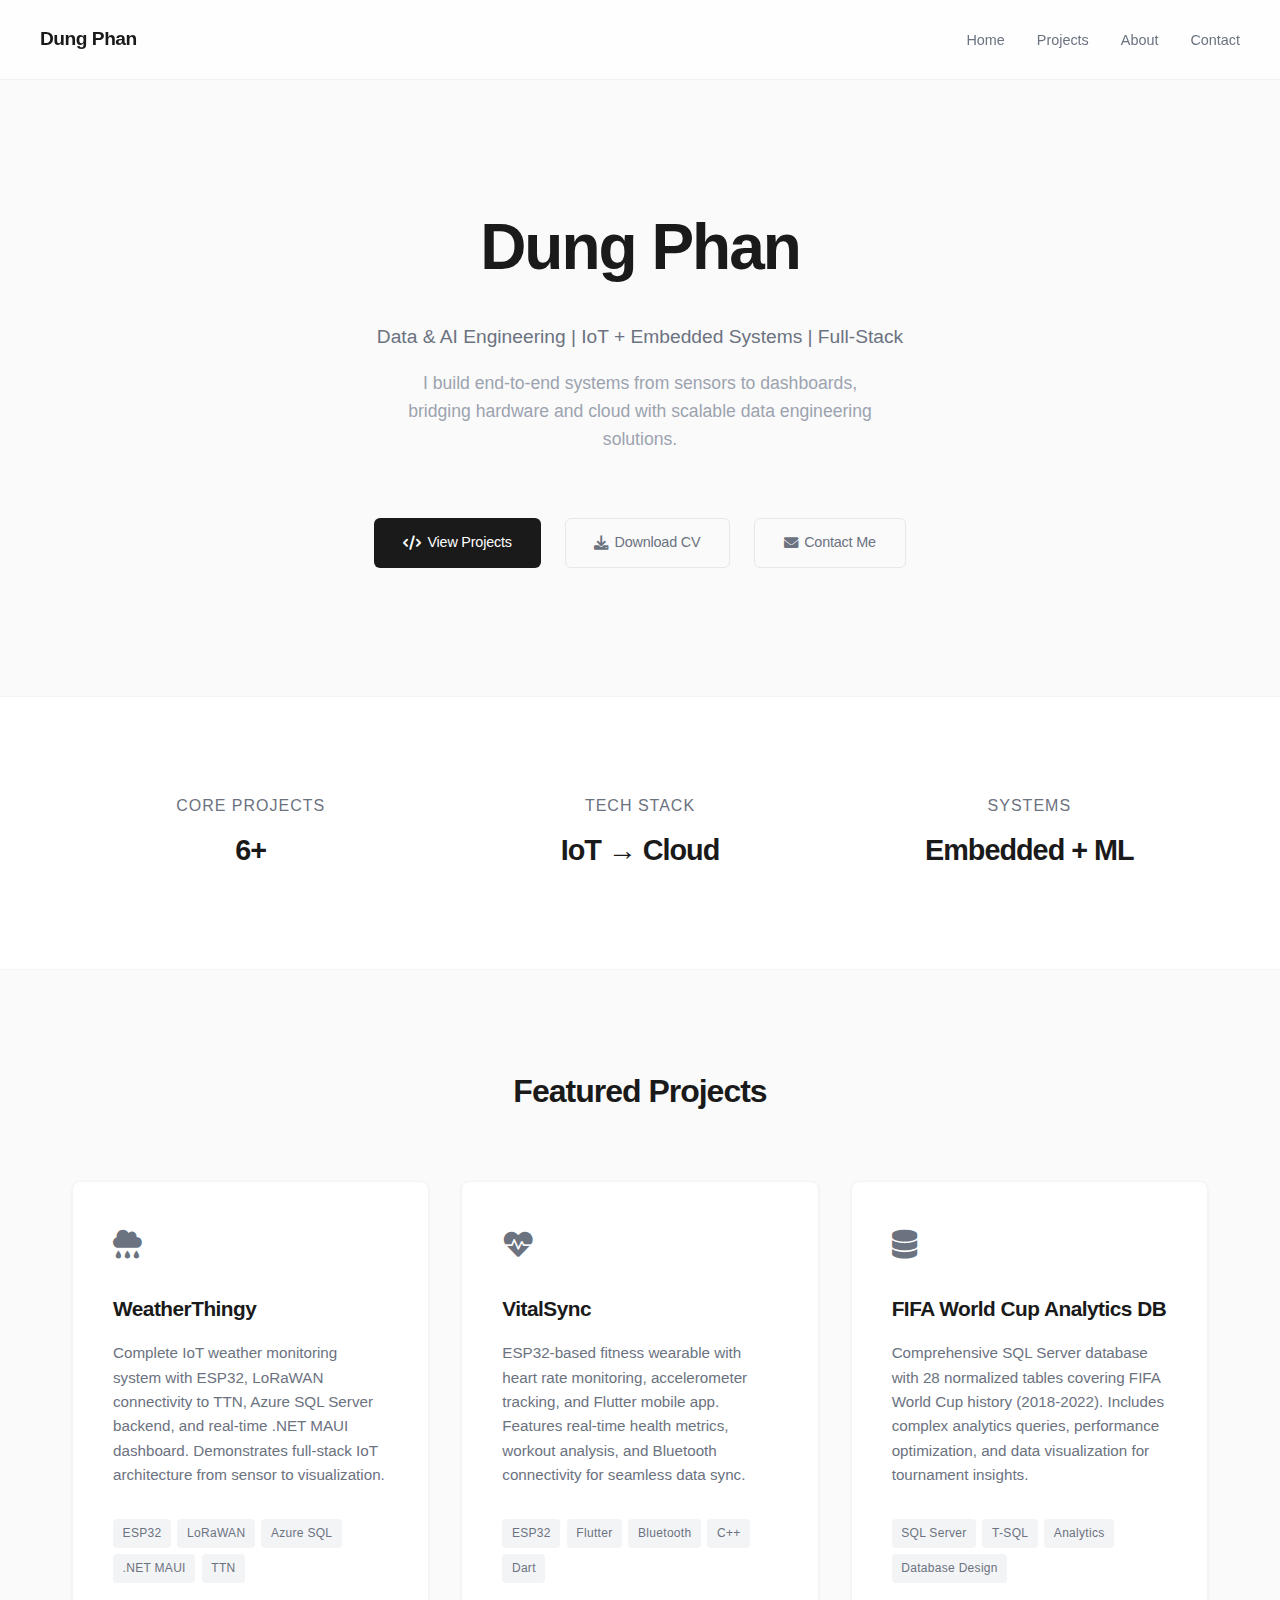
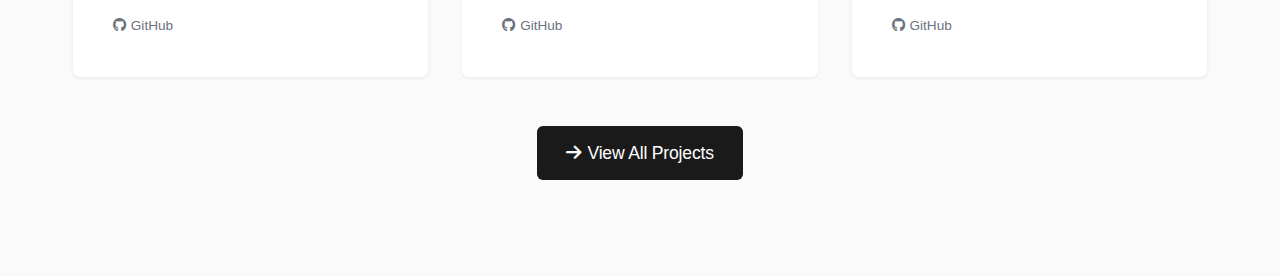
<file: index.html>
<!DOCTYPE html>
<html lang="en">

<head>
    <meta charset="UTF-8">
    <meta name="viewport" content="width=device-width, initial-scale=1.0">
    <title>Dung Phan - Portfolio</title>
    <link href="https://cdnjs.cloudflare.com/ajax/libs/font-awesome/6.0.0/css/all.min.css" rel="stylesheet">
    <link rel="stylesheet" href="css/style.css">
</head>

<body>
    <!-- Navigation -->
    <nav>
        <div class="nav-container">
            <div><a class="logo" href="index.html">Dung Phan</a></div>

            <ul class="nav-links">
                <li><a href="index.html">Home</a></li>
                <li><a href="projects.html">Projects</a></li>
                <li><a href="about.html">About</a></li>
                <li><a href="contact.html">Contact</a></li>
            </ul>
        </div>
    </nav>

    <main>
        <!-- Hero Section -->
        <section class="hero">
            <div class="container">
                <h1>Dung Phan</h1>
                <div class="tagline">Data & AI Engineering | IoT + Embedded Systems | Full-Stack</div>
                <p class="subtitle">I build end-to-end systems from sensors to dashboards, bridging hardware and cloud
                    with scalable data engineering solutions.</p>

                <div class="cta-buttons">
                    <a href="projects.html" class="btn btn-primary">
                        <i class="fas fa-code"></i> View Projects
                    </a>
                    <a href="#" class="btn btn-secondary">
                        <i class="fas fa-download"></i> Download CV
                    </a>
                    <a href="contact.html" class="btn btn-secondary">
                        <i class="fas fa-envelope"></i> Contact Me
                    </a>
                </div>
            </div>
        </section>

        <!-- Quick Stats -->
        <section class="stats">
            <div class="container">
                <div class="stats-grid">
                    <div class="stat-card">
                        <h3>Core Projects</h3>
                        <p>6+</p>
                    </div>
                    <div class="stat-card">
                        <h3>Tech Stack</h3>
                        <p>IoT → Cloud</p>
                    </div>
                    <div class="stat-card">
                        <h3>Systems</h3>
                        <p>Embedded + ML</p>
                    </div>
                </div>
            </div>
        </section>

        <!-- Featured Projects -->
        <section class="projects">
            <div class="container">
                <h2 class="section-title">Featured Projects</h2>
                <div class="projects-grid">
                    <!-- WeatherThingy -->
                    <div class="project-card">
                        <div class="project-icon">
                            <i class="fas fa-cloud-rain"></i>
                        </div>
                        <h3>WeatherThingy</h3>
                        <p>Complete IoT weather monitoring system with ESP32, LoRaWAN connectivity to TTN, Azure SQL
                            Server backend, and real-time .NET MAUI dashboard. Demonstrates full-stack IoT architecture
                            from sensor to visualization.</p>
                        <div class="tech-tags">
                            <span class="tech-tag">ESP32</span>
                            <span class="tech-tag">LoRaWAN</span>
                            <span class="tech-tag">Azure SQL</span>
                            <span class="tech-tag">.NET MAUI</span>
                            <span class="tech-tag">TTN</span>
                        </div>
                        <div class="project-links">
                            <a href="https://github.com/dungphan294/LoRa-Weather-Station" class="project-link">
                                <i class="fab fa-github"></i> GitHub
                            </a>
                            <!-- <a href="#" class="project-link">
                                <i class="fas fa-external-link-alt"></i> Demo
                            </a> -->
                        </div>
                    </div>

                    <!-- VitalSync -->
                    <div class="project-card">
                        <div class="project-icon">
                            <i class="fas fa-heartbeat"></i>
                        </div>
                        <h3>VitalSync</h3>
                        <p>ESP32-based fitness wearable with heart rate monitoring, accelerometer tracking, and Flutter
                            mobile app. Features real-time health metrics, workout analysis, and Bluetooth connectivity
                            for seamless data sync.</p>
                        <div class="tech-tags">
                            <span class="tech-tag">ESP32</span>
                            <span class="tech-tag">Flutter</span>
                            <span class="tech-tag">Bluetooth</span>
                            <span class="tech-tag">C++</span>
                            <span class="tech-tag">Dart</span>
                        </div>
                        <div class="project-links">
                            <a href="https://github.com/StefanMutafov/PINT" class="project-link">
                                <i class="fab fa-github"></i> GitHub
                            </a>
                            <!-- <a href="#" class="project-link">
                                <i class="fas fa-external-link-alt"></i> Demo
                            </a> -->
                        </div>
                    </div>

                    <!-- FIFA World Cup Database -->
                    <div class="project-card">
                        <div class="project-icon">
                            <i class="fas fa-database"></i>
                        </div>
                        <h3>FIFA World Cup Analytics DB</h3>
                        <p>Comprehensive SQL Server database with 28 normalized tables covering FIFA World Cup history
                            (2018-2022). Includes complex analytics queries, performance optimization, and data
                            visualization for tournament insights.</p>
                        <div class="tech-tags">
                            <span class="tech-tag">SQL Server</span>
                            <span class="tech-tag">T-SQL</span>
                            <span class="tech-tag">Analytics</span>
                            <span class="tech-tag">Database Design</span>
                        </div>
                        <div class="project-links">
                            <a href="https://github.com/dungphan294/fifa_worldcup_db" class="project-link">
                                <i class="fab fa-github"></i> GitHub
                            </a>
                            <!-- <a href="#" class="project-link">
                                <i class="fas fa-chart-bar"></i> Analytics
                            </a> -->
                        </div>
                    </div>
                </div>

                <!-- View All Projects Button -->
                <div style="text-align: center; margin-top: 3rem;">
                    <a href="projects.html" class="btn btn-primary" style="font-size: 1.1rem;">
                        <i class="fas fa-arrow-right"></i> View All Projects
                    </a>
                </div>
            </div>
        </section>
    </main>
</body>

</html>
</file>
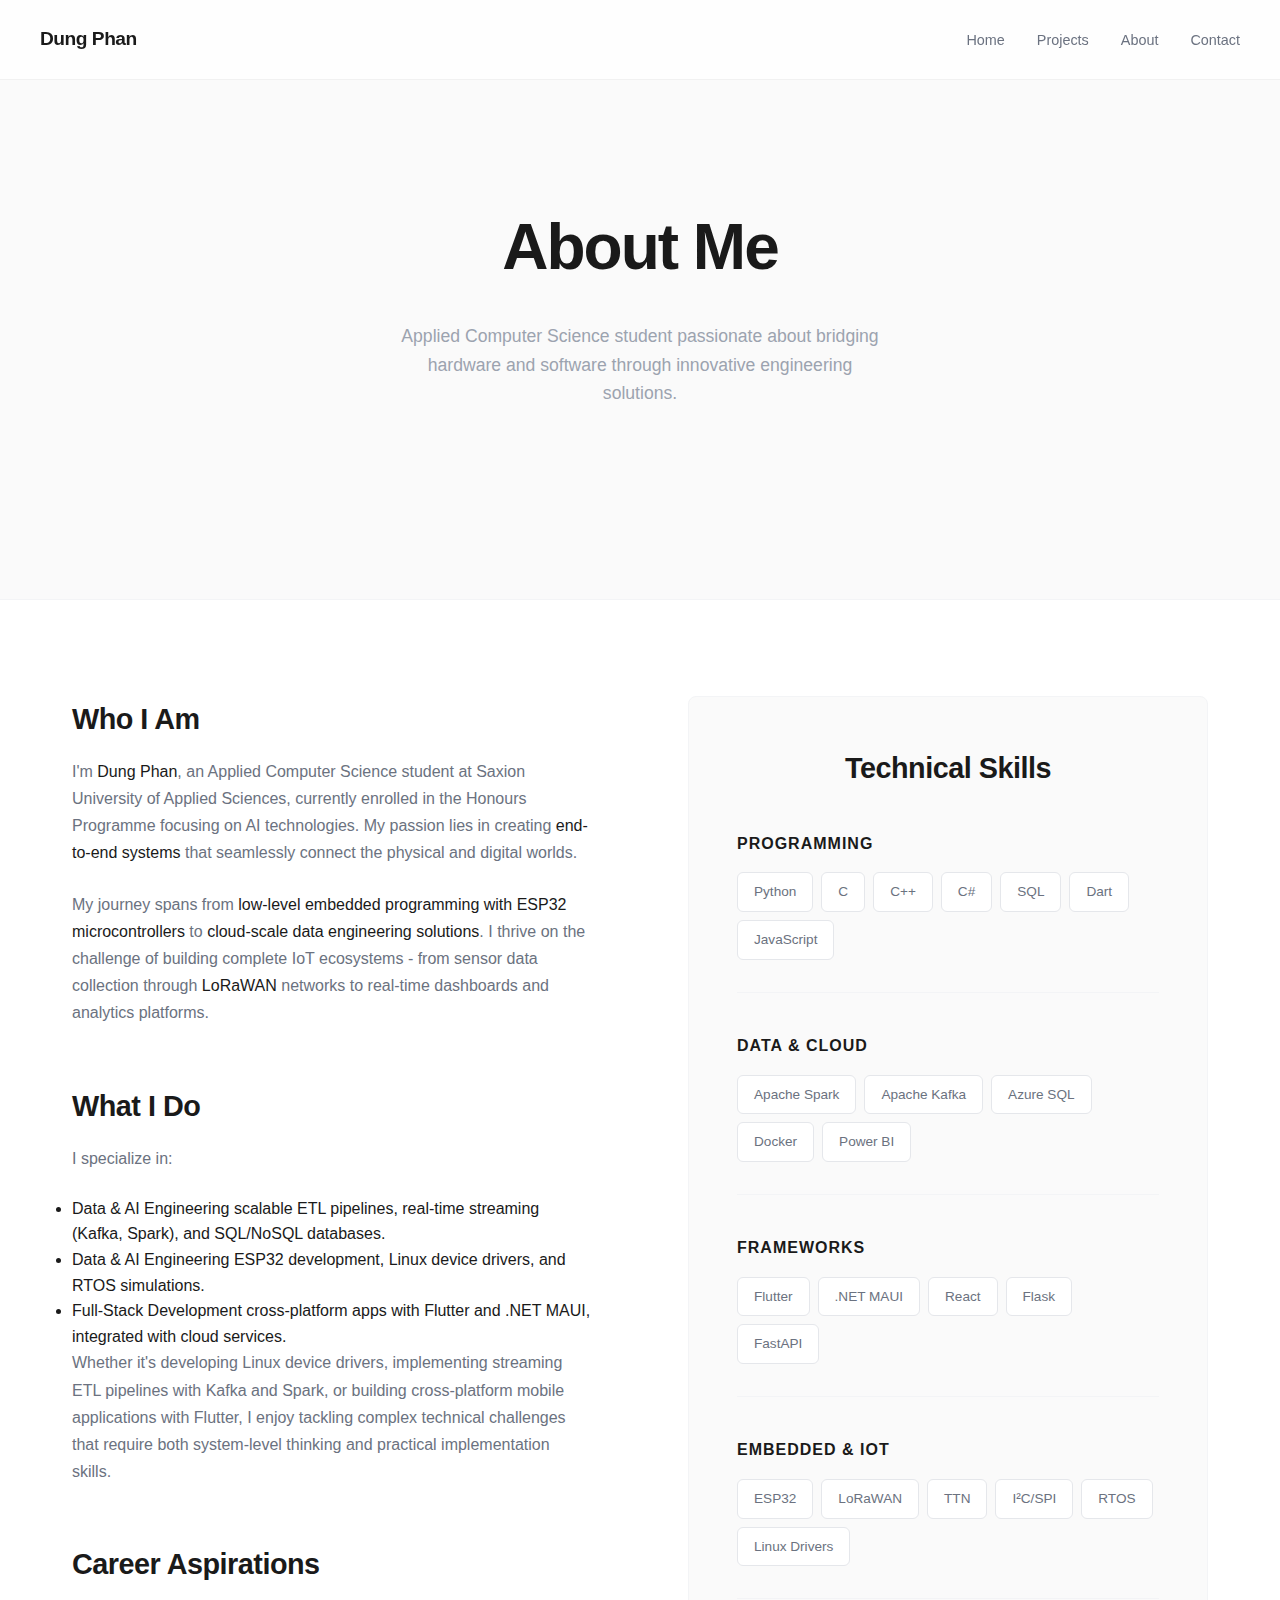
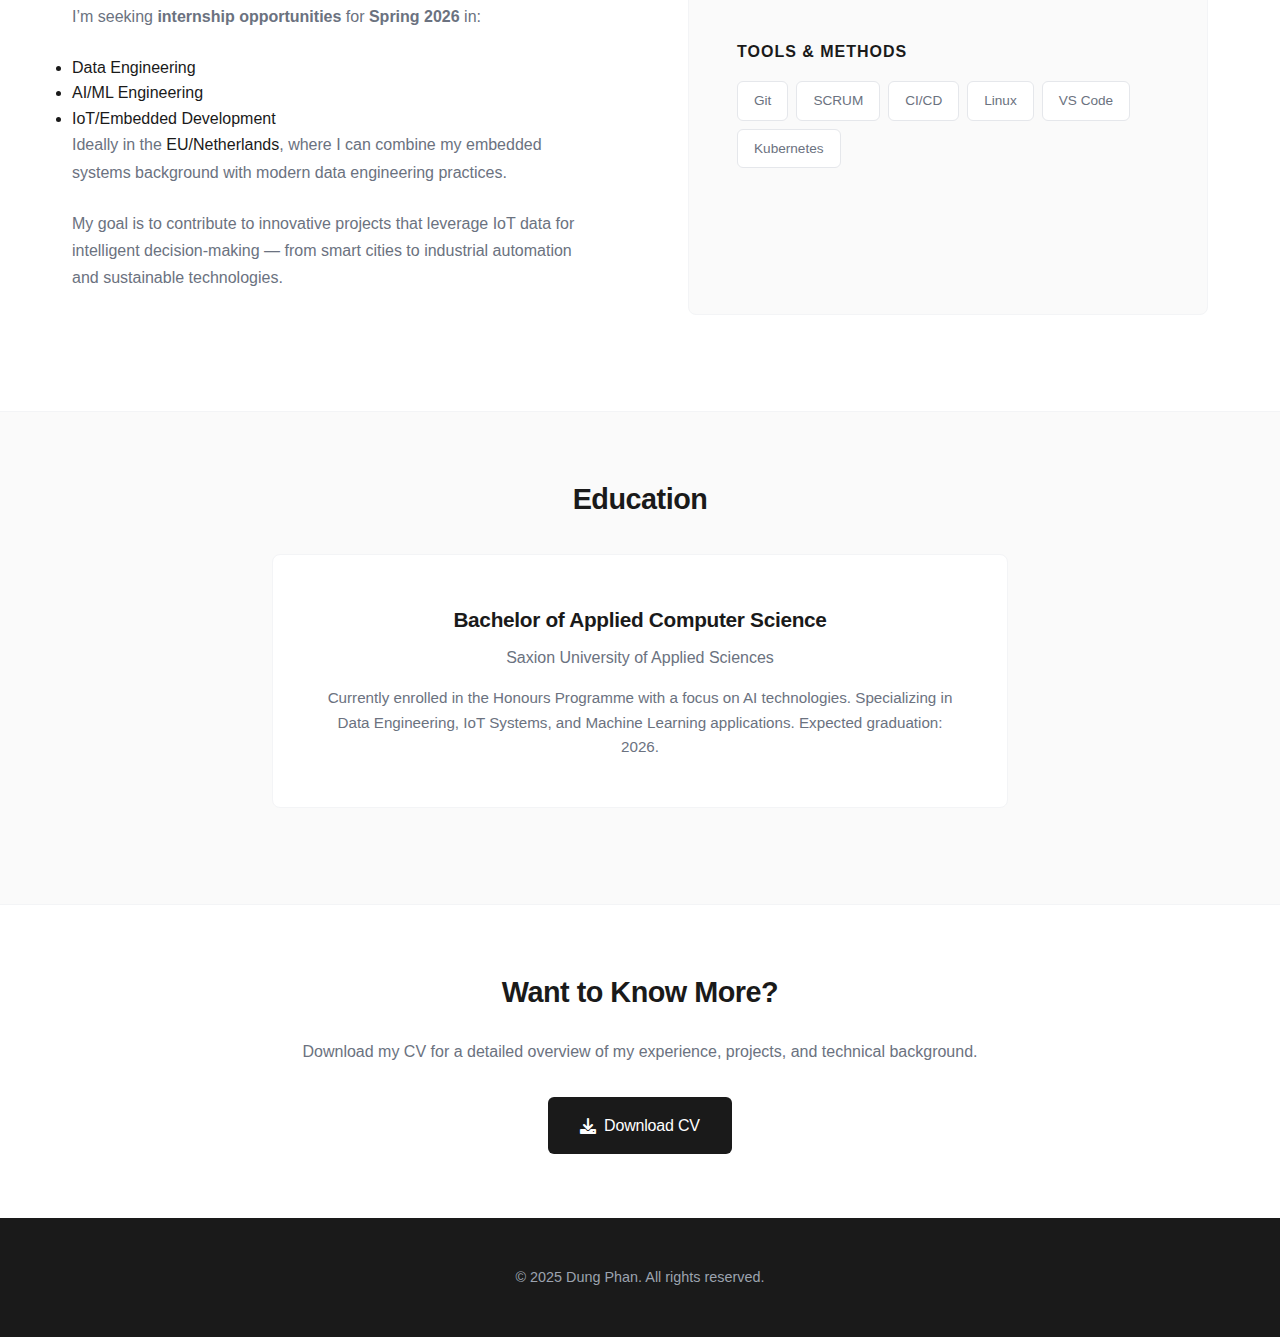
<file: about.html>
<!DOCTYPE html>
<html lang="en">

<head>
  <meta charset="utf-8">
  <meta name="viewport" content="width=device-width,initial-scale=1">
  <title>About — Dung Phan</title>
  <meta name="description"
    content="Learn about Dung Phan — Applied Computer Science student specializing in Data & AI Engineering and IoT/Embedded Systems.">
  <link href="https://cdnjs.cloudflare.com/ajax/libs/font-awesome/6.0.0/css/all.min.css" rel="stylesheet">
  <link rel="stylesheet" href="css/style.css">
</head>

<body>
  <!-- Navigation -->
  <nav>
    <div class="nav-container">
      <div><a class="logo" href="index.html">Dung Phan</a></div>
      <ul class="nav-links">
        <li><a href="index.html">Home</a></li>
        <li><a href="projects.html">Projects</a></li>
        <li><a href="about.html">About</a></li>
        <li><a href="contact.html">Contact</a></li>
      </ul>
    </div>
  </nav>

  <main>
    <section class="hero">
      <div class="container">
        <h1>About Me</h1>
        <p class="subtitle">
          Applied Computer Science student passionate about bridging hardware and software through innovative
          engineering solutions.
        </p>
      </div>
    </section>

    <section class="about-content">
      <div class="about-grid">
        <div class="about-text">
          <div>
            <h2>Who I Am</h2>
            <p>
              I'm <span class="highlight">Dung Phan</span>, an Applied Computer Science student at Saxion University of
              Applied Sciences, currently enrolled in the Honours Programme focusing on AI technologies. My passion lies
              in creating <span class="highlight">end-to-end systems</span> that seamlessly connect the physical and
              digital worlds.
            </p>
            <p>
              My journey spans from <span class="highlight">low-level embedded programming with ESP32
                microcontrollers</span> to <span class="highlight">cloud-scale data engineering solutions</span>. I
              thrive on the challenge of building complete IoT ecosystems - from sensor data collection through <span
                class="highlight">LoRaWAN</span> networks to real-time dashboards and analytics platforms.
            </p>
          </div>

          <div>
            <h2>What I Do</h2>
            <p>
              I specialize in:
            </p>
            <ul>

              <li>
                <span class="highlight">Data & AI Engineering</span> scalable ETL pipelines, real-time streaming (Kafka,
                Spark), and SQL/NoSQL databases.
              </li>
              <li>
                <span class="highlight">Data & AI Engineering</span> ESP32 development, Linux device drivers, and RTOS
                simulations.
              </li>
              <li>
                <span class="highlight">Full-Stack Development</span> cross-platform apps with Flutter and .NET MAUI,
                integrated with cloud services.
              </li>
            </ul>
            <p>
              Whether it's developing Linux device drivers, implementing streaming ETL pipelines with Kafka and Spark,
              or building cross-platform mobile applications with Flutter, I enjoy tackling complex technical challenges
              that require both system-level thinking and practical implementation skills.
            </p>
          </div>

          <div>
            <h2>Career Aspirations</h2>
            <p>
              I’m seeking <strong>internship opportunities</strong> for <strong>Spring 2026</strong> in:
            </p>

            <ul class="role-list">
              <li>Data Engineering</li>
              <li>AI/ML Engineering</li>
              <li>IoT/Embedded Development</li>
            </ul>

            <p>
              Ideally in the <span class="highlight">EU/Netherlands</span>, where I can combine my embedded systems
              background with modern data engineering practices.
            </p>

            <p>
              My goal is to contribute to innovative projects that leverage IoT data for intelligent decision-making —
              from smart cities to industrial automation and sustainable technologies.
            </p>
          </div>


        </div>

        <div class="skills-section">
          <h2>Technical Skills</h2>
          <div class="skills-grid">
            <div class="skill-category">
              <h3>Programming</h3>
              <div class="skill-tags">
                <span class="skill-tag">Python</span>
                <span class="skill-tag">C</span>
                <span class="skill-tag">C++</span>
                <span class="skill-tag">C#</span>
                <span class="skill-tag">SQL</span>
                <span class="skill-tag">Dart</span>
                <span class="skill-tag">JavaScript</span>
              </div>
            </div>

            <div class="skill-category">
              <h3>Data & Cloud</h3>
              <div class="skill-tags">
                <span class="skill-tag">Apache Spark</span>
                <span class="skill-tag">Apache Kafka</span>
                <span class="skill-tag">Azure SQL</span>
                <span class="skill-tag">Docker</span>
                <span class="skill-tag">Power BI</span>
              </div>
            </div>

            <div class="skill-category">
              <h3>Frameworks</h3>
              <div class="skill-tags">
                <span class="skill-tag">Flutter</span>
                <span class="skill-tag">.NET MAUI</span>
                <span class="skill-tag">React</span>
                <span class="skill-tag">Flask</span>
                <span class="skill-tag">FastAPI</span>
              </div>
            </div>

            <div class="skill-category">
              <h3>Embedded & IoT</h3>
              <div class="skill-tags">
                <span class="skill-tag">ESP32</span>
                <span class="skill-tag">LoRaWAN</span>
                <span class="skill-tag">TTN</span>
                <span class="skill-tag">I²C/SPI</span>
                <span class="skill-tag">RTOS</span>
                <span class="skill-tag">Linux Drivers</span>
              </div>
            </div>

            <div class="skill-category">
              <h3>Tools & Methods</h3>
              <div class="skill-tags">
                <span class="skill-tag">Git</span>
                <span class="skill-tag">SCRUM</span>
                <span class="skill-tag">CI/CD</span>
                <span class="skill-tag">Linux</span>
                <span class="skill-tag">VS Code</span>
                <span class="skill-tag">Kubernetes</span>
              </div>
            </div>
          </div>
        </div>
      </div>
    </section>

    <section class="education-section">
      <div class="education-content">
        <h2>Education</h2>
        <div class="education-card">
          <h3>Bachelor of Applied Computer Science</h3>
          <div class="institution">Saxion University of Applied Sciences</div>
          <div class="description">
            Currently enrolled in the Honours Programme with a focus on AI technologies.
            Specializing in Data Engineering, IoT Systems, and Machine Learning applications.
            Expected graduation: 2026.
          </div>
        </div>
      </div>
    </section>

    <section class="cv-section">
      <div class="container">
        <h2>Want to Know More?</h2>
        <p>Download my CV for a detailed overview of my experience, projects, and technical background.</p>
        <a href="downloads/Van_Dung_Phan_CV.pdf" class="btn">
          <i class="fas fa-download"></i>
          Download CV
        </a>
      </div>
    </section>
  </main>

  <footer>
    <div class="container">
      <p>&copy; 2025 Dung Phan. All rights reserved.</p>
    </div>
  </footer>
</body>

</html>
</file>
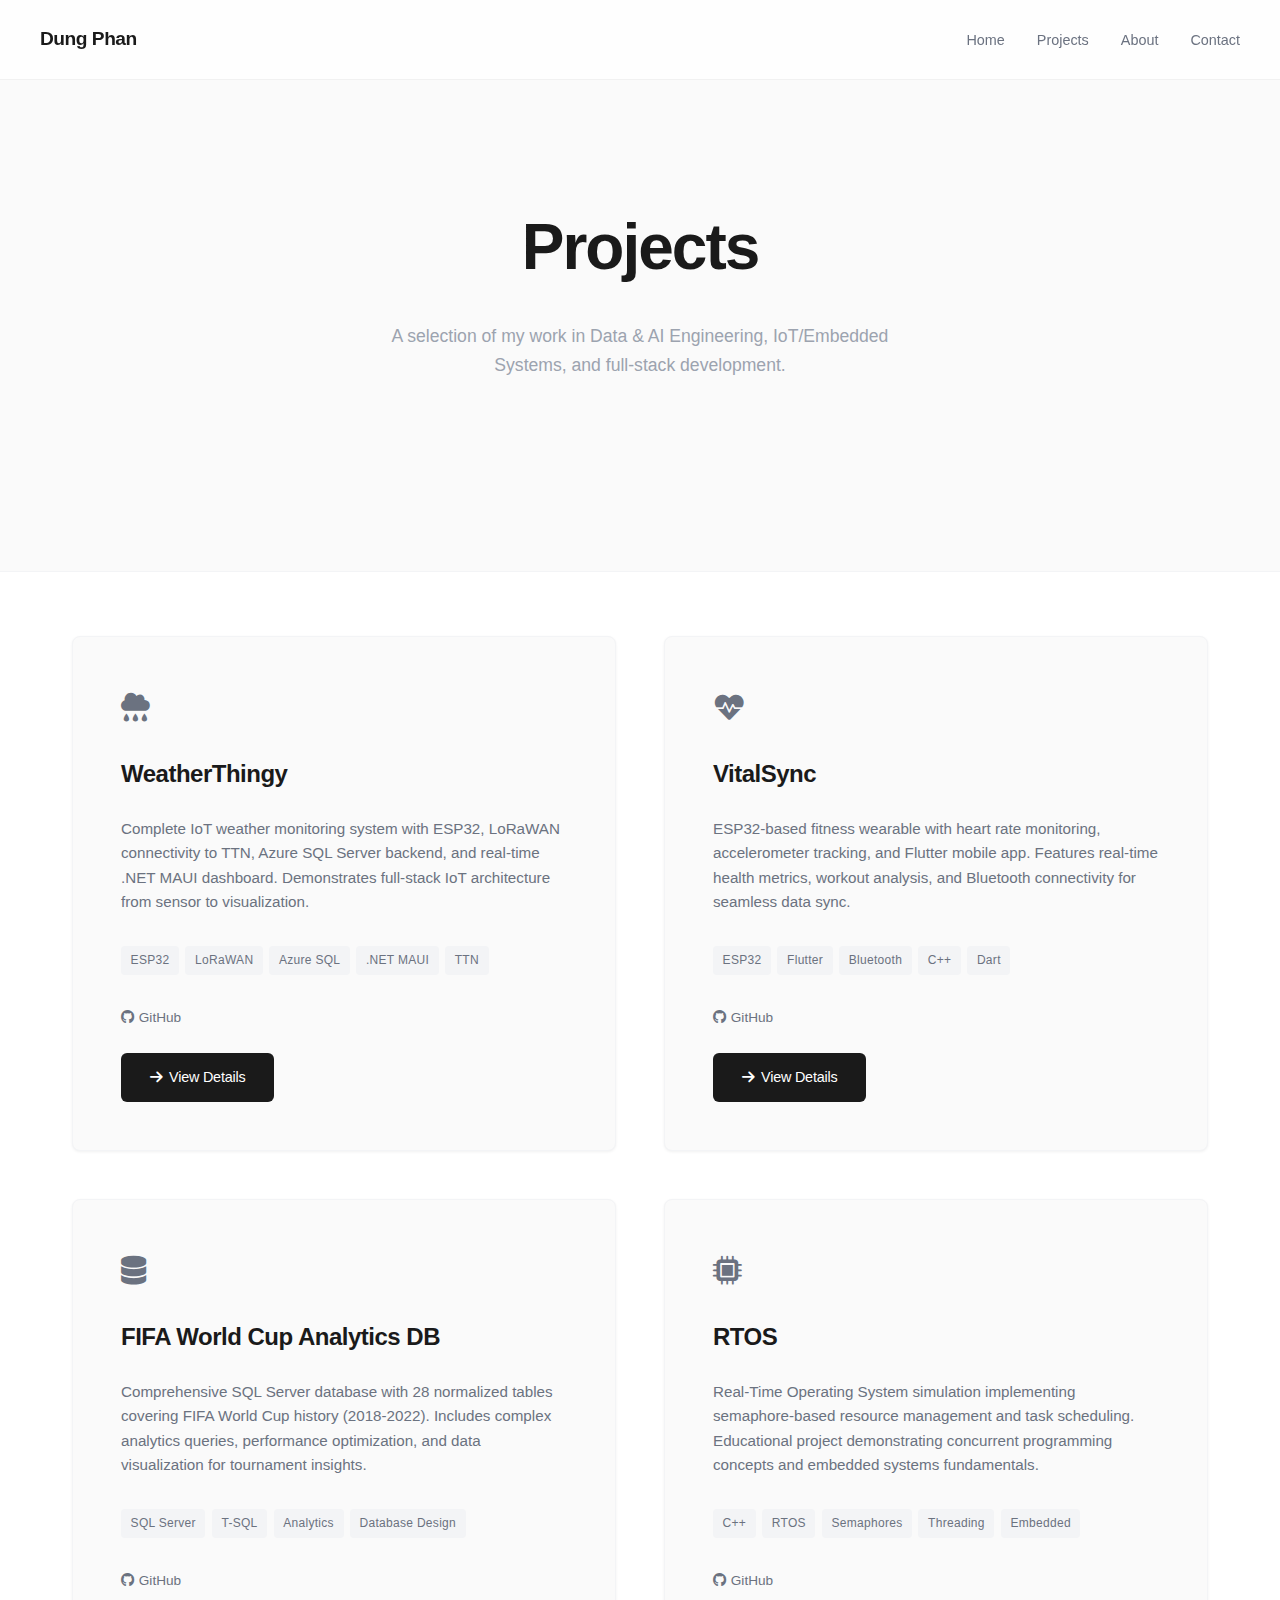
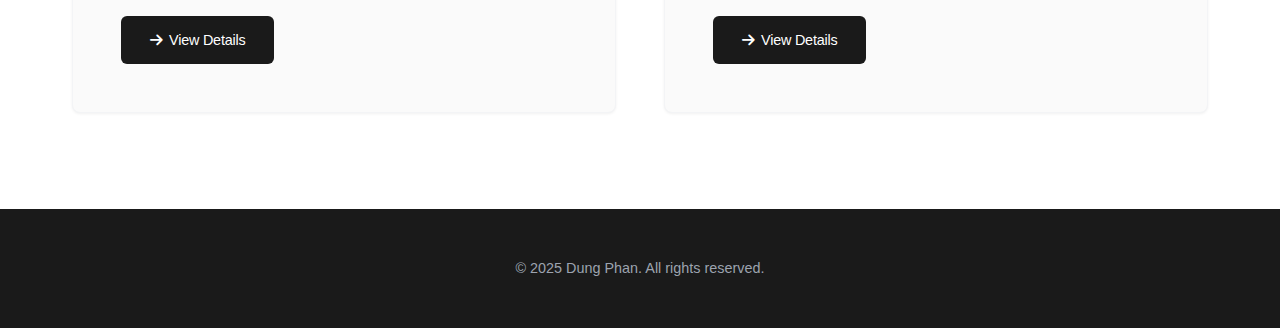
<file: projects.html>
<!DOCTYPE html>
<html lang="en">

<head>
  <meta charset="utf-8">
  <meta name="viewport" content="width=device-width,initial-scale=1">
  <title>Projects — Dung Phan</title>
  <meta name="description" content="Dung Phan — Data & AI Engineering, IoT/Embedded Systems, and full‑stack projects.">
  <link href="https://cdnjs.cloudflare.com/ajax/libs/font-awesome/6.0.0/css/all.min.css" rel="stylesheet">
  <link rel="stylesheet" href="css/style.css">
</head>

<body>
  <!-- Navigation -->
  <nav>
    <div class="nav-container">
      <div><a class="logo" href="index.html">Dung Phan</a></div>
      <ul class="nav-links">
        <li><a href="index.html">Home</a></li>
        <li><a href="projects.html">Projects</a></li>
        <li><a href="about.html">About</a></li>
        <li><a href="contact.html">Contact</a></li>
      </ul>
    </div>
  </nav>

  <main>
    <section class="hero">
      <div class="container">
        <h1>Projects</h1>
        <p class="subtitle">
          A selection of my work in Data & AI Engineering, IoT/Embedded Systems, and full-stack development.
        </p>
      </div>
    </section>

    <section class="projects-list">
      <div class="container">
        <div class="project-card">
          <div class="project-icon" style="font-size: 1.8rem; color: #6b7280; margin-bottom: 1.5rem;">
            <i class="fas fa-cloud-rain"></i>
          </div>
          <h2>WeatherThingy</h2>
          <p>Complete IoT weather monitoring system with ESP32, LoRaWAN connectivity to TTN, Azure SQL Server backend,
            and real-time .NET MAUI dashboard. Demonstrates full-stack IoT architecture from sensor to visualization.
          </p>
          <div class="tech-tags" style="margin-bottom: 2rem;">
            <span class="tech-tag">ESP32</span>
            <span class="tech-tag">LoRaWAN</span>
            <span class="tech-tag">Azure SQL</span>
            <span class="tech-tag">.NET MAUI</span>
            <span class="tech-tag">TTN</span>
          </div>
          <div class="project-links" style="display: flex; gap: 1rem; margin-bottom: 1.5rem;">
            <a href="https://github.com/dungphan294/LoRa-Weather-Station" class="project-link">
              <i class="fab fa-github"></i> GitHub
            </a>
            <!-- <a href="#" class="project-link">
              <i class="fas fa-external-link-alt"></i> Demo
            </a> -->
          </div>
          <a href="https://github.com/dungphan294/LoRa-Weather-Station" class="btn btn-primary">
            <i class="fas fa-arrow-right"></i> View Details
          </a>
        </div>

        <div class="project-card">
          <div class="project-icon" style="font-size: 1.8rem; color: #6b7280; margin-bottom: 1.5rem;">
            <i class="fas fa-heartbeat"></i>
          </div>
          <h2>VitalSync</h2>
          <p>ESP32-based fitness wearable with heart rate monitoring, accelerometer tracking, and Flutter mobile app.
            Features real-time health metrics, workout analysis, and Bluetooth connectivity for seamless data sync.</p>
          <div class="tech-tags" style="margin-bottom: 2rem;">
            <span class="tech-tag">ESP32</span>
            <span class="tech-tag">Flutter</span>
            <span class="tech-tag">Bluetooth</span>
            <span class="tech-tag">C++</span>
            <span class="tech-tag">Dart</span>
          </div>
          <div class="project-links" style="display: flex; gap: 1rem; margin-bottom: 1.5rem;">
            <a href="https://github.com/StefanMutafov/PINT" class="project-link">
              <i class="fab fa-github"></i> GitHub
            </a>
            <!-- <a href="#" class="project-link">
              <i class="fas fa-external-link-alt"></i> Demo
            </a> -->
          </div>
          <a href="https://github.com/StefanMutafov/PINT" class="btn btn-primary">
            <i class="fas fa-arrow-right"></i> View Details
          </a>
        </div>

        <div class="project-card">
          <div class="project-icon" style="font-size: 1.8rem; color: #6b7280; margin-bottom: 1.5rem;">
            <i class="fas fa-database"></i>
          </div>
          <h2>FIFA World Cup Analytics DB</h2>
          <p>Comprehensive SQL Server database with 28 normalized tables covering FIFA World Cup history (2018-2022).
            Includes complex analytics queries, performance optimization, and data visualization for tournament
            insights.</p>
          <div class="tech-tags" style="margin-bottom: 2rem;">
            <span class="tech-tag">SQL Server</span>
            <span class="tech-tag">T-SQL</span>
            <span class="tech-tag">Analytics</span>
            <span class="tech-tag">Database Design</span>
          </div>
          <div class="project-links" style="display: flex; gap: 1rem; margin-bottom: 1.5rem;">
            <a href="https://github.com/dungphan294/fifa_worldcup_db" class="project-link">
              <i class="fab fa-github"></i> GitHub
            </a>
            <!-- <a href="#" class="project-link">
              <i class="fas fa-chart-bar"></i> Analytics
            </a> -->
          </div>
          <a href="https://github.com/dungphan294/fifa_worldcup_db" class="btn btn-primary">
            <i class="fas fa-arrow-right"></i> View Details
          </a>
        </div>

        <div class="project-card">
          <div class="project-icon" style="font-size: 1.8rem; color: #6b7280; margin-bottom: 1.5rem;">
            <i class="fas fa-microchip"></i>
          </div>
          <h2>RTOS</h2>
          <p>Real-Time Operating System simulation implementing semaphore-based resource management and task scheduling.
            Educational project demonstrating concurrent programming concepts and embedded systems fundamentals.</p>
          <div class="tech-tags" style="margin-bottom: 2rem;">
            <span class="tech-tag">C++</span>
            <span class="tech-tag">RTOS</span>
            <span class="tech-tag">Semaphores</span>
            <span class="tech-tag">Threading</span>
            <span class="tech-tag">Embedded</span>
          </div>
          <div class="project-links" style="display: flex; gap: 1rem; margin-bottom: 1.5rem;">
            <a href="https://github.com/dungphan294/rtos" class="project-link">
              <i class="fab fa-github"></i> GitHub
            </a>
            <!-- <a href="#" class="project-link">
              <i class="fas fa-play"></i> Simulation
            </a> -->
          </div>
          <a href="https://github.com/dungphan294/rtos" class="btn btn-primary">
            <i class="fas fa-arrow-right"></i> View Details
          </a>
        </div>
      </div>
    </section>
  </main>

  <footer>
    <div class="container">
      <p>&copy; 2025 Dung Phan. All rights reserved.</p>
    </div>
  </footer>
</body>

</html>
</file>
<file: css/style.css>
/* ==========================================================================
   Portfolio CSS - Dung Phan
   Minimalistic Modern Design System
   ========================================================================== */

/* Base Styles */
* {
  margin: 0;
  padding: 0;
  box-sizing: border-box;
}

body {
  font-family: "Inter", -apple-system, BlinkMacSystemFont, "Segoe UI", sans-serif;
  line-height: 1.6;
  color: #1a1a1a;
  background: #fafafa;
  min-height: 100vh;
}

/* Ensure body takes full height for footer positioning */
html, body {
  height: 100%;
}

body {
  display: flex;
  flex-direction: column;
}

main {
  flex: 1;
}

/* ==========================================================================
   Navigation
   ========================================================================== */

nav {
  position: fixed;
  top: 0;
  width: 100%;
  background: rgba(255, 255, 255, 0.8);
  backdrop-filter: blur(20px);
  z-index: 1000;
  padding: 1.5rem 2rem;
  border-bottom: 1px solid rgba(0, 0, 0, 0.05);
}

.nav-container {
  display: flex;
  justify-content: space-between;
  align-items: center;
  max-width: 1200px;
  margin: 0 auto;
}

.logo {
  font-size: 1.2rem;
  font-weight: 600;
  color: #1a1a1a;
  letter-spacing: -0.5px;
  text-decoration: none;
}

.nav-links {
  display: flex;
  gap: 2rem;
  list-style: none;
}

.nav-links a {
  text-decoration: none;
  color: #6b7280;
  font-weight: 400;
  font-size: 0.9rem;
  transition: color 0.2s ease;
}

.nav-links a:hover {
  color: #1a1a1a;
}

/* ==========================================================================
   Main Content
   ========================================================================== */

main {
  margin-top: 100px;
}

.container {
  max-width: 1200px;
  margin: 0 auto;
  padding: 0 2rem;
}

/* ==========================================================================
   Buttons
   ========================================================================== */

.btn {
  padding: 0.8rem 1.8rem;
  border: none;
  border-radius: 6px;
  font-size: 0.9rem;
  font-weight: 500;
  text-decoration: none;
  transition: all 0.15s ease;
  cursor: pointer;
  display: inline-flex;
  align-items: center;
  gap: 0.4rem;
  letter-spacing: -0.2px;
}

.btn-primary {
  background: #1a1a1a;
  color: white;
}

.btn-primary:hover {
  background: #000;
  transform: translateY(-1px);
}

.btn-secondary {
  background: transparent;
  color: #6b7280;
  border: 1px solid #e5e7eb;
}

.btn-secondary:hover {
  background: #f9fafb;
  color: #1a1a1a;
  border-color: #d1d5db;
}

/* ==========================================================================
   Home Page - Hero Section
   ========================================================================== */

.hero {
  text-align: center;
  padding: 6rem 0 8rem 0;
  color: #1a1a1a;
  background: #fafafa;
}

.hero h1 {
  font-size: 4rem;
  margin-bottom: 1.5rem;
  font-weight: 700;
  letter-spacing: -2px;
  color: #1a1a1a;
}

.hero .tagline {
  font-size: 1.2rem;
  margin-bottom: 1rem;
  color: #6b7280;
  font-weight: 500;
}

.hero .subtitle {
  font-size: 1.1rem;
  margin-bottom: 4rem;
  color: #9ca3af;
  max-width: 500px;
  margin-left: auto;
  margin-right: auto;
  font-weight: 400;
}

.cta-buttons {
  display: flex;
  gap: 1.5rem;
  justify-content: center;
  flex-wrap: wrap;
}

/* ==========================================================================
   Home Page - Stats Section
   ========================================================================== */

.stats {
  background: white;
  padding: 4rem 0;
  margin: 0;
  border-top: 1px solid #f3f4f6;
  border-bottom: 1px solid #f3f4f6;
}

.stats-grid {
  display: grid;
  grid-template-columns: repeat(auto-fit, minmax(250px, 1fr));
  gap: 2rem;
  text-align: center;
}

.stat-card {
  background: transparent;
  padding: 2rem 1rem;
  border-radius: 0;
  color: #1a1a1a;
  transition: none;
}

.stat-card:hover {
  transform: none;
}

.stat-card h3 {
  font-size: 1rem;
  margin-bottom: 0.5rem;
  color: #6b7280;
  font-weight: 500;
  text-transform: uppercase;
  letter-spacing: 1px;
}

.stat-card p {
  font-size: 1.8rem;
  color: #1a1a1a;
  font-weight: 600;
  letter-spacing: -1px;
}

/* ==========================================================================
   Projects Section (Home & Projects Page)
   ========================================================================== */

.projects {
  background: #fafafa;
  padding: 6rem 0;
  border-radius: 0;
  margin-top: 0;
}

.section-title {
  text-align: center;
  font-size: 2rem;
  margin-bottom: 4rem;
  color: #1a1a1a;
  position: relative;
  font-weight: 600;
  letter-spacing: -1px;
}

.section-title::after {
  display: none;
}

.projects-grid {
  display: grid;
  grid-template-columns: repeat(auto-fit, minmax(350px, 1fr));
  gap: 2rem;
}

.project-card {
  background: #fff;
  border-radius: 8px;
  padding: 2.5rem;
  box-shadow: 0 1px 3px rgba(0, 0, 0, 0.06);
  transition: all 0.2s ease;
  position: relative;
  overflow: hidden;
  border: 1px solid #f3f4f6;
}

.project-card::before {
  display: none;
}

.project-card:hover {
  transform: translateY(-2px);
  box-shadow: 0 4px 12px rgba(0, 0, 0, 0.1);
  border-color: #e5e7eb;
}

.project-icon {
  font-size: 1.8rem;
  margin-bottom: 1.5rem;
  color: #6b7280;
}

.project-card h3 {
  font-size: 1.3rem;
  margin-bottom: 1rem;
  color: #1a1a1a;
  font-weight: 600;
  letter-spacing: -0.5px;
}

.project-card h2 {
  font-size: 1.5rem;
  font-weight: 600;
  color: #1a1a1a;
  margin-bottom: 1.5rem;
  letter-spacing: -0.5px;
}

.project-card p {
  color: #6b7280;
  margin-bottom: 2rem;
  line-height: 1.6;
  font-size: 0.95rem;
}

.tech-tags {
  display: flex;
  flex-wrap: wrap;
  gap: 0.4rem;
  margin-bottom: 2rem;
}

.tech-tag {
  background: #f3f4f6;
  color: #6b7280;
  padding: 0.3rem 0.6rem;
  border-radius: 4px;
  font-size: 0.75rem;
  font-weight: 500;
  letter-spacing: 0.3px;
}

.project-links {
  display: flex;
  gap: 1rem;
}

.project-link {
  text-decoration: none;
  color: #6b7280;
  font-weight: 500;
  display: flex;
  align-items: center;
  gap: 0.3rem;
  transition: color 0.2s ease;
  font-size: 0.85rem;
}

.project-link:hover {
  color: #1a1a1a;
}

/* ==========================================================================
   Projects Page Specific
   ========================================================================== */

.projects-hero {
  background: #fafafa;
  padding: 6rem 0 4rem 0;
  text-align: center;
  margin-top: 100px;
}

.projects-hero h1 {
  font-size: 3rem;
  font-weight: 700;
  color: #1a1a1a;
  margin-bottom: 1.5rem;
  letter-spacing: -1.5px;
}

.projects-hero .subtitle {
  font-size: 1.1rem;
  color: #6b7280;
  max-width: 600px;
  margin: 0 auto;
  font-weight: 300;
  line-height: 1.6;
}

.projects-list {
  background: white;
  padding: 4rem 0 6rem 0;
  border-top: 1px solid #f3f4f6;
}

.projects-list .container {
  display: grid;
  grid-template-columns: repeat(auto-fit, minmax(400px, 1fr));
  gap: 3rem;
  max-width: 1200px;
  margin: 0 auto;
  padding: 0 2rem;
}

.projects-list .project-card {
  background: #fafafa;
  border: 1px solid #f3f4f6;
  border-radius: 8px;
  padding: 3rem;
  transition: all 0.2s ease;
  position: relative;
}

.projects-list .project-card:hover {
  transform: translateY(-2px);
  box-shadow: 0 4px 12px rgba(0, 0, 0, 0.1);
  border-color: #e5e7eb;
}

.projects-list .btn {
  padding: 0.8rem 1.8rem;
  background: #1a1a1a;
  color: white;
  text-decoration: none;
  border-radius: 6px;
  font-size: 0.9rem;
  font-weight: 500;
  transition: all 0.15s ease;
  display: inline-flex;
  align-items: center;
  gap: 0.4rem;
}

.projects-list .btn:hover {
  background: #000;
  transform: translateY(-1px);
}

/* ==========================================================================
   About Page
   ========================================================================== */

.about-hero {
  background: #fafafa;
  padding: 6rem 0 4rem 0;
  text-align: center;
  margin-top: 100px;
}

.about-hero h1 {
  font-size: 3rem;
  font-weight: 700;
  color: #1a1a1a;
  margin-bottom: 1.5rem;
  letter-spacing: -1.5px;
}

.about-hero .subtitle {
  font-size: 1.1rem;
  color: #6b7280;
  max-width: 600px;
  margin: 0 auto;
  font-weight: 300;
  line-height: 1.6;
}

.about-content {
  background: white;
  padding: 6rem 0;
  border-top: 1px solid #f3f4f6;
}

.about-grid {
  display: grid;
  grid-template-columns: 1fr 1fr;
  gap: 6rem;
  max-width: 1200px;
  margin: 0 auto;
  padding: 0 2rem;
}

.about-text {
  display: flex;
  flex-direction: column;
  gap: 2rem;
}

.about-text h2 {
  font-size: 1.8rem;
  font-weight: 600;
  color: #1a1a1a;
  margin-bottom: 1rem;
  letter-spacing: -0.5px;
}

.about-text p {
  color: #6b7280;
  line-height: 1.7;
  font-size: 1rem;
  margin-bottom: 1.5rem;
}

.about-text .highlight {
  color: #1a1a1a;
  font-weight: 500;
}

.skills-section {
  background: #fafafa;
  border: 1px solid #f3f4f6;
  border-radius: 8px;
  padding: 3rem;
}

.skills-section h2 {
  font-size: 1.8rem;
  font-weight: 600;
  color: #1a1a1a;
  margin-bottom: 2.5rem;
  letter-spacing: -0.5px;
  text-align: center;
}

.skills-grid {
  display: grid;
  gap: 2.5rem;
}

.skill-category {
  border-bottom: 1px solid #f3f4f6;
  padding-bottom: 2rem;
}

.skill-category:last-child {
  border-bottom: none;
  padding-bottom: 0;
}

.skill-category h3 {
  font-size: 1rem;
  font-weight: 600;
  color: #1a1a1a;
  margin-bottom: 1rem;
  text-transform: uppercase;
  letter-spacing: 1px;
}

.skill-tags {
  display: flex;
  flex-wrap: wrap;
  gap: 0.5rem;
}

.skill-tag {
  background: white;
  color: #6b7280;
  padding: 0.5rem 1rem;
  border-radius: 6px;
  font-size: 0.85rem;
  font-weight: 500;
  border: 1px solid #e5e7eb;
  transition: all 0.2s ease;
}

.skill-tag:hover {
  background: #f9fafb;
  color: #1a1a1a;
  border-color: #d1d5db;
}

.education-section {
  background: #fafafa;
  padding: 4rem 0;
  border-top: 1px solid #f3f4f6;
}

.education-content {
  max-width: 800px;
  margin: 0 auto;
  padding: 0 2rem;
  text-align: center;
}

.education-content h2 {
  font-size: 1.8rem;
  font-weight: 600;
  color: #1a1a1a;
  margin-bottom: 2rem;
  letter-spacing: -0.5px;
}

.education-card {
  background: white;
  border: 1px solid #f3f4f6;
  border-radius: 8px;
  padding: 3rem;
  margin-bottom: 2rem;
  transition: all 0.2s ease;
}

.education-card:hover {
  transform: translateY(-2px);
  box-shadow: 0 4px 12px rgba(0, 0, 0, 0.1);
  border-color: #e5e7eb;
}

.education-card h3 {
  font-size: 1.3rem;
  font-weight: 600;
  color: #1a1a1a;
  margin-bottom: 0.5rem;
  letter-spacing: -0.3px;
}

.education-card .institution {
  color: #6b7280;
  font-size: 1rem;
  margin-bottom: 1rem;
  font-weight: 500;
}

.education-card .description {
  color: #6b7280;
  font-size: 0.95rem;
  line-height: 1.6;
}

.cv-section {
  background: white;
  padding: 4rem 0;
  text-align: center;
  border-top: 1px solid #f3f4f6;
}

.cv-section h2 {
  font-size: 1.8rem;
  font-weight: 600;
  color: #1a1a1a;
  margin-bottom: 1.5rem;
  letter-spacing: -0.5px;
}

.cv-section p {
  color: #6b7280;
  margin-bottom: 2rem;
  font-size: 1rem;
}

.cv-section .btn {
  padding: 1rem 2rem;
  background: #1a1a1a;
  color: white;
  text-decoration: none;
  border-radius: 6px;
  font-size: 1rem;
  font-weight: 500;
  transition: all 0.15s ease;
  display: inline-flex;
  align-items: center;
  gap: 0.5rem;
}

.cv-section .btn:hover {
  background: #000;
  transform: translateY(-1px);
}

/* ==========================================================================
   Contact Page
   ========================================================================== */

.contact-hero {
  background: #fafafa;
  padding: 6rem 0 4rem 0;
  text-align: center;
  margin-top: 100px;
}

.contact-hero h1 {
  font-size: 3rem;
  font-weight: 700;
  color: #1a1a1a;
  margin-bottom: 1.5rem;
  letter-spacing: -1.5px;
}

.contact-hero .subtitle {
  font-size: 1.1rem;
  color: #6b7280;
  max-width: 600px;
  margin: 0 auto;
  font-weight: 300;
  line-height: 1.6;
}

.contact-content {
  background: white;
  padding: 6rem 0;
  border-top: 1px solid #f3f4f6;
}

.contact-grid {
  display: grid;
  grid-template-columns: 1fr 1fr;
  gap: 6rem;
  max-width: 1000px;
  margin: 0 auto;
  padding: 0 2rem;
}

.contact-info {
  display: flex;
  flex-direction: column;
  gap: 3rem;
}

.contact-info h2 {
  font-size: 1.8rem;
  font-weight: 600;
  color: #1a1a1a;
  margin-bottom: 2rem;
  letter-spacing: -0.5px;
}

.contact-links {
  display: flex;
  flex-direction: column;
  gap: 1.5rem;
}

.contact-link {
  display: flex;
  align-items: center;
  gap: 1rem;
  padding: 1.5rem;
  background: #fafafa;
  border: 1px solid #f3f4f6;
  border-radius: 8px;
  text-decoration: none;
  color: #1a1a1a;
  transition: all 0.2s ease;
}

.contact-link:hover {
  transform: translateY(-2px);
  box-shadow: 0 4px 12px rgba(0, 0, 0, 0.1);
  border-color: #e5e7eb;
  background: #f9fafb;
}

.contact-link i {
  font-size: 1.2rem;
  color: #6b7280;
  width: 24px;
  text-align: center;
}

.contact-link .link-content {
  flex: 1;
}

.contact-link .link-label {
  font-size: 0.85rem;
  color: #6b7280;
  text-transform: uppercase;
  letter-spacing: 0.5px;
  margin-bottom: 0.2rem;
}

.contact-link .link-value {
  font-size: 1rem;
  font-weight: 500;
  color: #1a1a1a;
}

.contact-link .external-icon {
  font-size: 0.8rem;
  color: #9ca3af;
}

.availability-card {
  background: #fafafa;
  border: 1px solid #f3f4f6;
  border-radius: 8px;
  padding: 2rem;
  text-align: center;
}

.availability-card h3 {
  font-size: 1.2rem;
  font-weight: 600;
  color: #1a1a1a;
  margin-bottom: 1rem;
  letter-spacing: -0.3px;
}

.availability-card p {
  color: #6b7280;
  font-size: 0.95rem;
  line-height: 1.6;
  margin-bottom: 1.5rem;
}

.availability-badge {
  display: inline-flex;
  align-items: center;
  gap: 0.5rem;
  background: #dcfce7;
  color: #16a34a;
  padding: 0.5rem 1rem;
  border-radius: 20px;
  font-size: 0.85rem;
  font-weight: 500;
}

.contact-form {
  background: #fafafa;
  border: 1px solid #f3f4f6;
  border-radius: 8px;
  padding: 3rem;
}

.contact-form h2 {
  font-size: 1.8rem;
  font-weight: 600;
  color: #1a1a1a;
  margin-bottom: 1.5rem;
  letter-spacing: -0.5px;
  text-align: center;
}

.contact-form p {
  color: #6b7280;
  text-align: center;
  margin-bottom: 2.5rem;
  font-size: 0.95rem;
}

.form-group {
  margin-bottom: 2rem;
}

.form-group label {
  display: block;
  font-size: 0.9rem;
  font-weight: 500;
  color: #1a1a1a;
  margin-bottom: 0.5rem;
  text-transform: uppercase;
  letter-spacing: 0.5px;
}

.form-group input,
.form-group textarea {
  width: 100%;
  padding: 1rem;
  border: 1px solid #e5e7eb;
  border-radius: 6px;
  font-size: 1rem;
  background: white;
  transition: all 0.2s ease;
  font-family: inherit;
}

.form-group input:focus,
.form-group textarea:focus {
  outline: none;
  border-color: #1a1a1a;
  box-shadow: 0 0 0 3px rgba(26, 26, 26, 0.1);
}

.form-group textarea {
  resize: vertical;
  min-height: 120px;
}

.form-submit {
  text-align: center;
}

.form-submit .btn {
  padding: 1rem 2rem;
  background: #1a1a1a;
  color: white;
  border: none;
  border-radius: 6px;
  font-size: 1rem;
  font-weight: 500;
  cursor: pointer;
  transition: all 0.15s ease;
  display: inline-flex;
  align-items: center;
  gap: 0.5rem;
}

.form-submit .btn:hover {
  background: #000;
  transform: translateY(-1px);
}

/* ==========================================================================
   Footer
   ========================================================================== */

footer {
  background: #1a1a1a;
  color: #9ca3af;
  padding: 3rem 0;
  text-align: center;
  margin-top: auto;
}

footer .container {
  max-width: 1200px;
  margin: 0 auto;
  padding: 0 2rem;
}

footer p {
  font-size: 0.9rem;
  margin: 0;
}

/* ==========================================================================
   Animations
   ========================================================================== */

@keyframes fadeInUp {
  from {
    opacity: 0;
    transform: translateY(30px);
  }
  to {
    opacity: 1;
    transform: translateY(0);
  }
}

.hero,
.stats,
.projects {
  animation: fadeInUp 0.8s ease-out;
}

.project-card {
  animation: fadeInUp 0.8s ease-out;
}

.project-card:nth-child(2) {
  animation-delay: 0.2s;
}

.project-card:nth-child(3) {
  animation-delay: 0.4s;
}

/* ==========================================================================
   Responsive Design
   ========================================================================== */

@media (max-width: 968px) {
  .about-grid {
    grid-template-columns: 1fr;
    gap: 4rem;
  }
  
  .contact-grid {
    grid-template-columns: 1fr;
    gap: 4rem;
  }
}

@media (max-width: 768px) {
  .nav-links {
    gap: 1rem;
  }

  .hero h1 {
    font-size: 2.5rem;
  }

  .hero .tagline {
    font-size: 1.2rem;
  }

  .cta-buttons {
    flex-direction: column;
    align-items: center;
  }

  .stats-grid {
    grid-template-columns: 1fr;
  }

  .projects-grid {
    grid-template-columns: 1fr;
  }

  .projects-list .container {
    grid-template-columns: 1fr;
    gap: 2rem;
  }

  .projects-list .project-card {
    padding: 2rem;
  }

  .projects-hero {
    padding: 4rem 0 3rem 0;
    margin-top: 100px;
  }

  .projects-hero h1 {
    font-size: 2.5rem;
  }

  .about-hero {
    padding: 4rem 0 3rem 0;
    margin-top: 100px;
  }

  .about-hero h1 {
    font-size: 2.5rem;
  }

  .about-content {
    padding: 4rem 0;
  }

  .about-grid {
    gap: 3rem;
    padding: 0 1rem;
  }

  .skills-section {
    padding: 2rem;
  }

  .education-card {
    padding: 2rem;
  }

  .contact-hero {
    padding: 4rem 0 3rem 0;
    margin-top: 100px;
  }

  .contact-hero h1 {
    font-size: 2.5rem;
  }

  .contact-content {
    padding: 4rem 0;
  }

  .contact-grid {
    gap: 3rem;
    padding: 0 1rem;
  }

  .contact-form {
    padding: 2rem;
  }

  .contact-link {
    padding: 1.2rem;
  }
}
</file>
